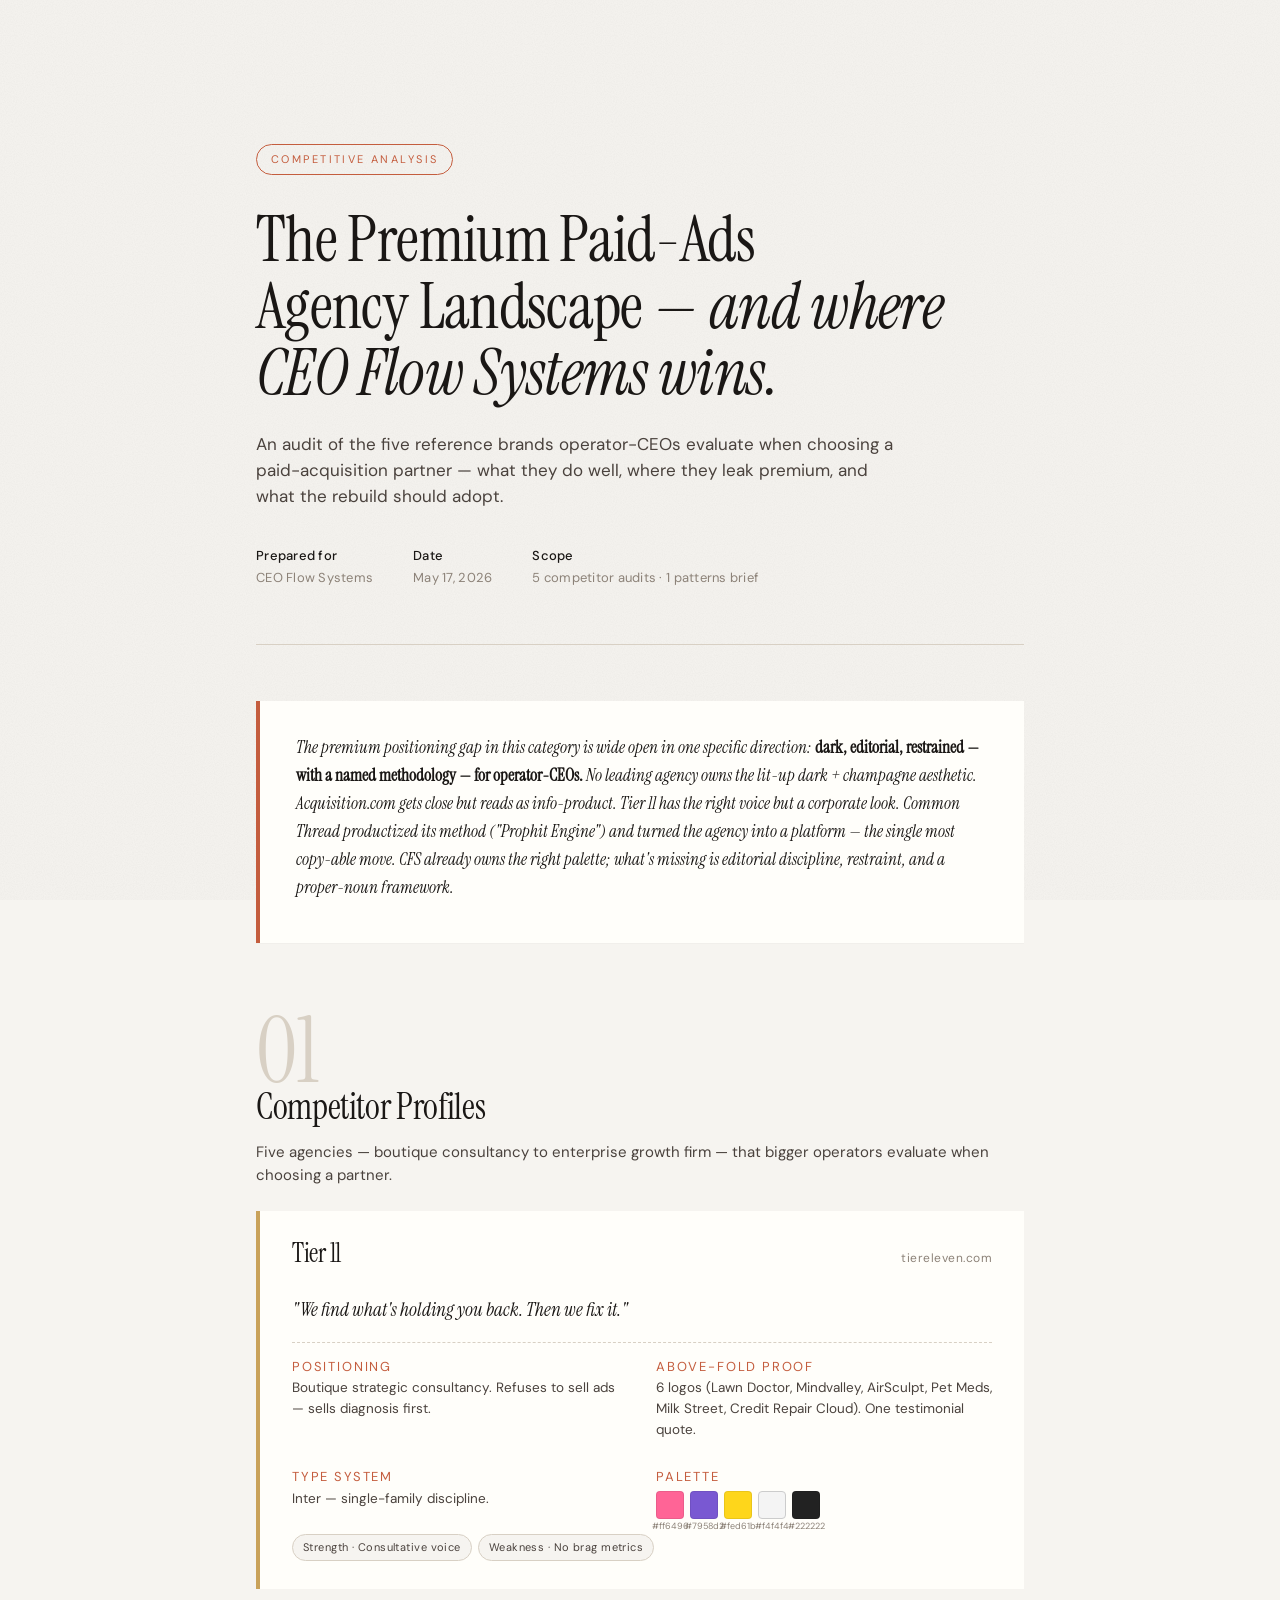
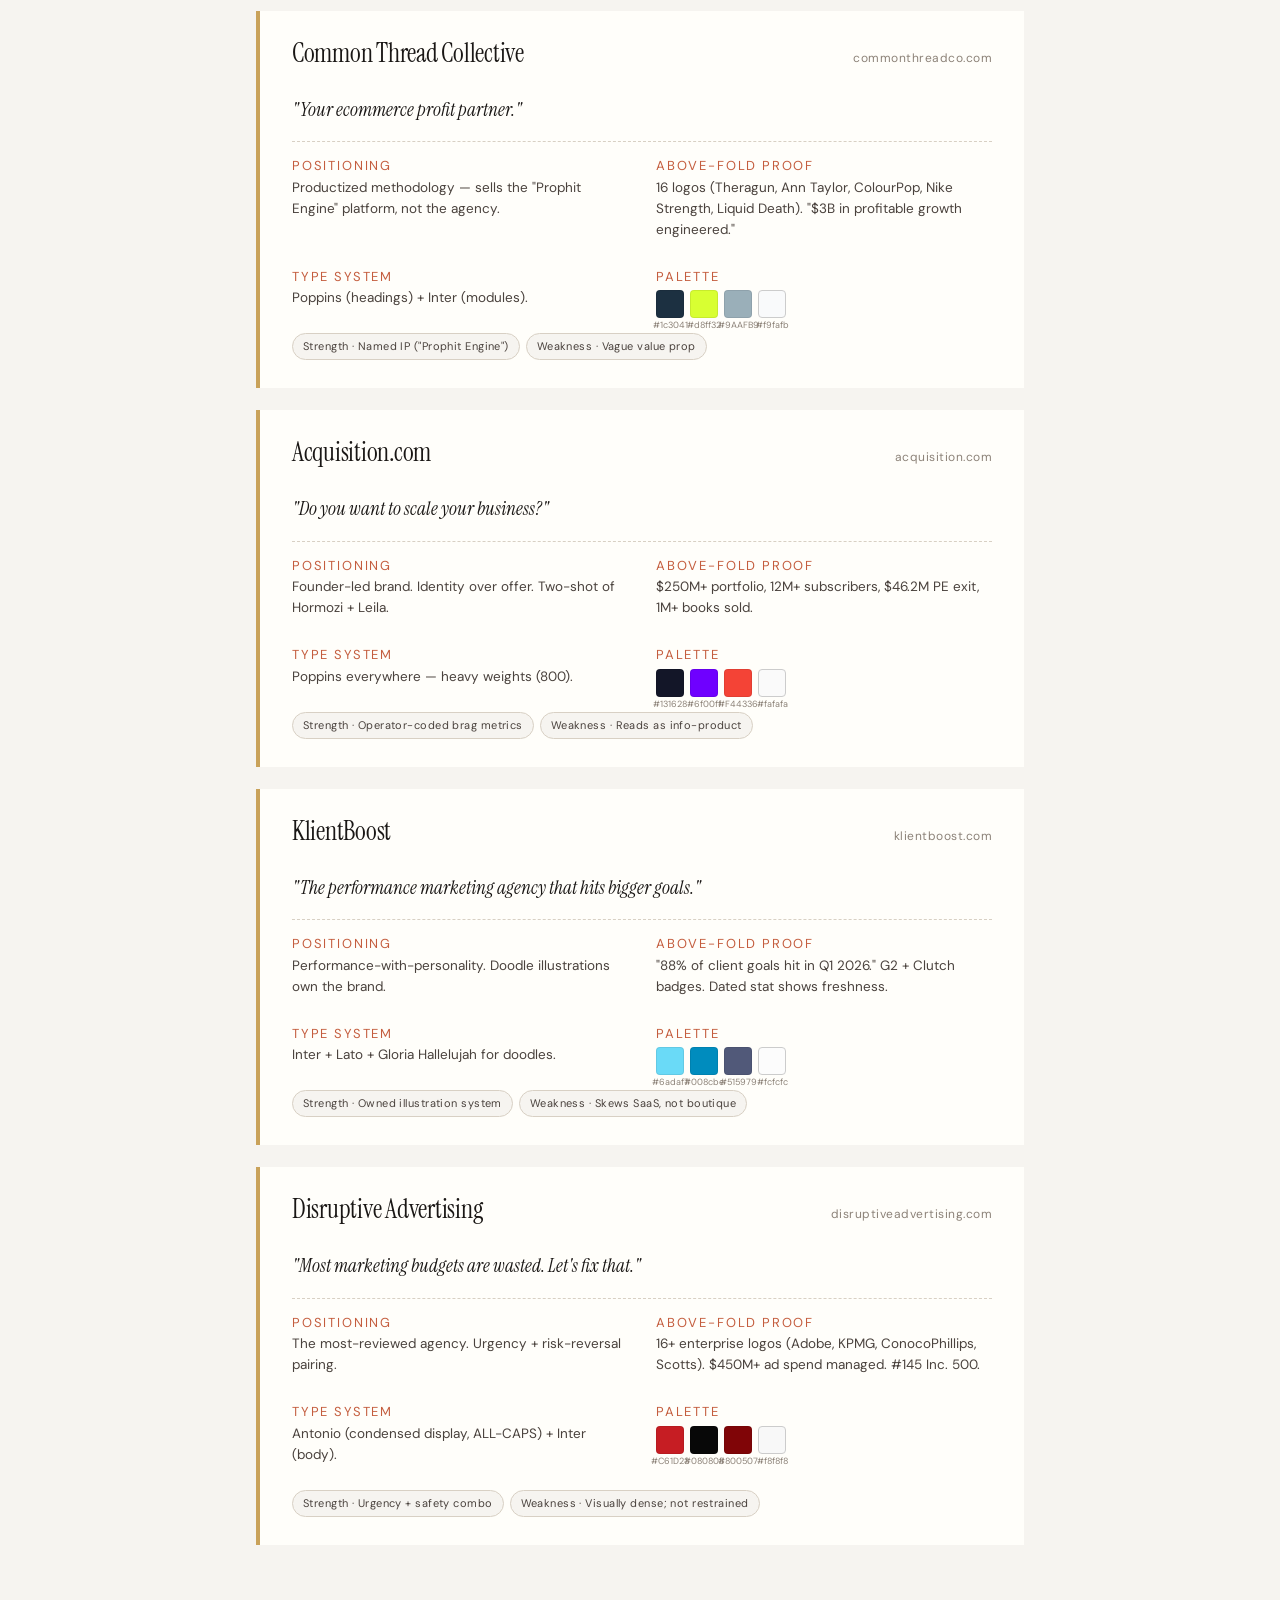
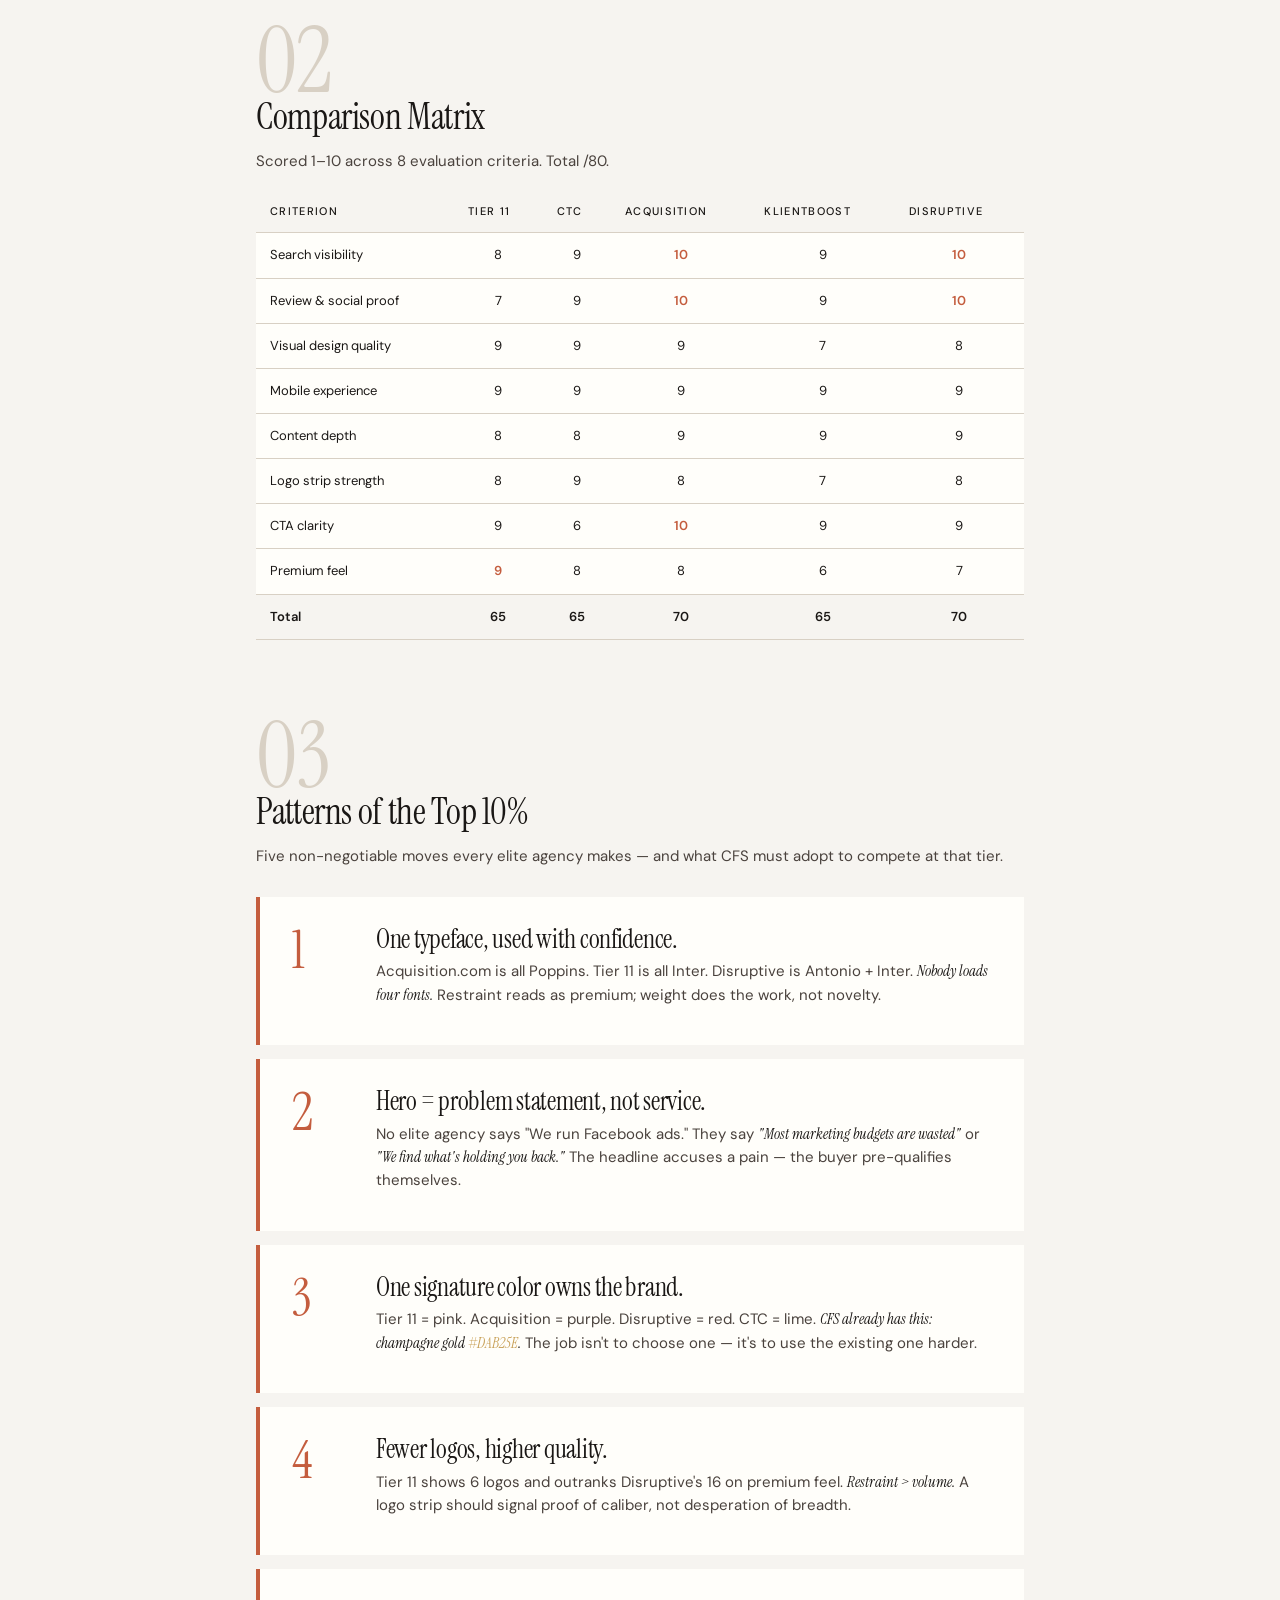
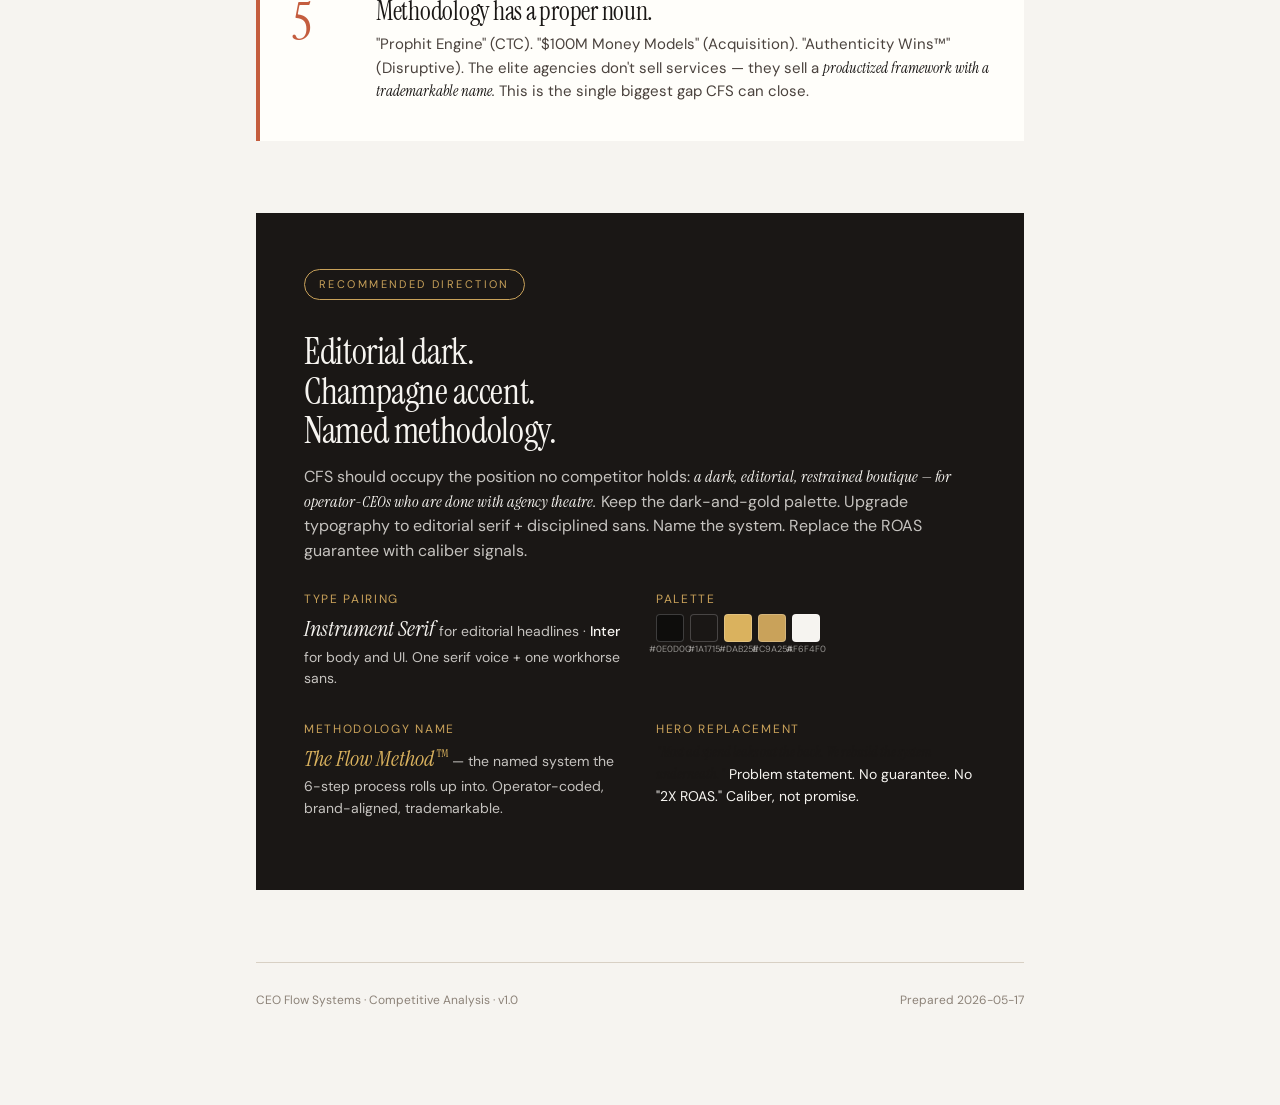
<file: competitive-analysis.html>
<!doctype html>
<html lang="en">
<head>
<meta charset="utf-8">
<meta name="viewport" content="width=device-width, initial-scale=1">
<title>Competitive Analysis — CEO Flow Systems</title>
<link rel="preconnect" href="https://fonts.googleapis.com">
<link rel="preconnect" href="https://fonts.gstatic.com" crossorigin>
<link href="https://fonts.googleapis.com/css2?family=Instrument+Serif:ital@0;1&family=DM+Sans:opsz,wght@9..40,300;9..40,400;9..40,500;9..40,600;9..40,700&display=swap" rel="stylesheet">
<style>
  :root {
    --paper: #f6f4f0;
    --paper-card: #fffefa;
    --ink: #1a1715;
    --ink-soft: #4a423d;
    --rule: #d8d0c4;
    --accent: #c45d3e;
    --gold: #c9a25a;
    --muted: #8c8278;
  }
  * { box-sizing: border-box; margin: 0; padding: 0; }
  html { -webkit-font-smoothing: antialiased; }
  body {
    font-family: "DM Sans", system-ui, sans-serif;
    background: var(--paper);
    color: var(--ink);
    line-height: 1.55;
    font-size: 15px;
    position: relative;
  }
  /* grain */
  body::before {
    content: "";
    position: fixed; inset: 0;
    background-image: url("data:image/svg+xml;utf8,<svg xmlns='http://www.w3.org/2000/svg' width='200' height='200'><filter id='n'><feTurbulence type='fractalNoise' baseFrequency='0.9' numOctaves='2' stitchTiles='stitch'/><feColorMatrix values='0 0 0 0 0 0 0 0 0 0 0 0 0 0 0 0 0 0 0.06 0'/></filter><rect width='100%25' height='100%25' filter='url(%23n)'/></svg>");
    pointer-events: none; opacity: .55; z-index: 0;
  }
  .page { max-width: 880px; margin: 0 auto; padding: 64px 56px 96px; position: relative; z-index: 1; }
  h1, h2, h3, h4 { font-family: "Instrument Serif", serif; font-weight: 400; letter-spacing: -.01em; }
  h1 { font-size: 64px; line-height: 1.04; margin-bottom: 24px; }
  h2 { font-size: 36px; line-height: 1.1; margin-bottom: 14px; }
  h3 { font-size: 26px; line-height: 1.15; margin-bottom: 8px; }
  h4 { font-size: 20px; line-height: 1.2; margin-bottom: 6px; }
  p { color: var(--ink-soft); margin-bottom: 10px; }
  em.italic-serif { font-family: "Instrument Serif", serif; font-style: italic; color: var(--ink); }

  /* COVER */
  .cover {
    padding: 80px 0 56px;
    border-bottom: 1px solid var(--rule);
    margin-bottom: 56px;
  }
  .badge {
    display: inline-block;
    font-size: 11px;
    letter-spacing: .22em;
    text-transform: uppercase;
    color: var(--accent);
    border: 1px solid var(--accent);
    padding: 6px 14px;
    border-radius: 999px;
    margin-bottom: 32px;
  }
  .cover .meta {
    margin-top: 36px;
    display: flex; gap: 40px;
    font-size: 13px; color: var(--muted);
    letter-spacing: .02em;
  }
  .cover .meta strong { color: var(--ink); display: block; font-weight: 500; margin-bottom: 2px; }

  /* EXEC SUMMARY */
  .exec {
    background: var(--paper-card);
    border-left: 4px solid var(--accent);
    padding: 32px 36px;
    margin-bottom: 64px;
    box-shadow: 0 1px 0 rgba(0,0,0,.02);
  }
  .exec p { font-size: 17px; line-height: 1.65; color: var(--ink); font-family: "Instrument Serif", serif; font-style: italic; }

  /* SECTIONS */
  section { margin-bottom: 72px; }
  .section-num {
    font-family: "Instrument Serif", serif;
    font-size: 90px;
    line-height: 1;
    color: var(--rule);
    margin-bottom: -10px;
  }

  /* COMPETITOR CARD */
  .comp {
    background: var(--paper-card);
    border-left: 4px solid var(--gold);
    padding: 28px 32px;
    margin-bottom: 22px;
    transition: box-shadow .2s, transform .2s;
  }
  .comp:hover { box-shadow: 0 8px 28px rgba(0,0,0,.06); transform: translateY(-1px); }
  .comp .row {
    display: flex; align-items: baseline; justify-content: space-between;
    gap: 24px; margin-bottom: 14px;
  }
  .comp h3 { margin-bottom: 0; }
  .comp .url { font-size: 12px; color: var(--muted); letter-spacing: .04em; }
  .comp .quote {
    font-family: "Instrument Serif", serif;
    font-style: italic;
    font-size: 19px;
    line-height: 1.4;
    color: var(--ink);
    padding: 14px 0 18px;
    border-bottom: 1px dashed var(--rule);
    margin-bottom: 16px;
  }
  .comp .grid {
    display: grid;
    grid-template-columns: 1fr 1fr;
    gap: 18px 28px;
    font-size: 13.5px;
  }
  .comp .grid h4 { font-size: 13px; letter-spacing: .14em; text-transform: uppercase; font-family: "DM Sans", sans-serif; color: var(--accent); margin-bottom: 4px; }
  .comp .grid p { font-size: 13.5px; color: var(--ink-soft); }
  .swatch-row { display: flex; gap: 6px; margin-top: 6px; flex-wrap: wrap; }
  .swatch {
    width: 28px; height: 28px;
    border-radius: 4px;
    border: 1px solid rgba(0,0,0,.08);
    position: relative;
  }
  .swatch::after {
    content: attr(data-hex);
    position: absolute;
    bottom: -16px; left: 50%; transform: translateX(-50%);
    font-size: 9px; color: var(--muted);
    white-space: nowrap;
  }
  .tags { display: flex; flex-wrap: wrap; gap: 6px; margin-top: 14px; }
  .tag {
    display: inline-block;
    background: var(--paper);
    color: var(--ink-soft);
    font-size: 11px;
    letter-spacing: .04em;
    padding: 4px 10px;
    border-radius: 999px;
    border: 1px solid var(--rule);
  }

  /* COMPARISON TABLE */
  table {
    width: 100%;
    border-collapse: collapse;
    font-size: 13px;
    background: var(--paper-card);
    margin-bottom: 18px;
  }
  th, td {
    padding: 12px 14px;
    text-align: left;
    border-bottom: 1px solid var(--rule);
  }
  th {
    background: var(--paper);
    font-weight: 500;
    color: var(--ink);
    font-size: 11px;
    letter-spacing: .12em;
    text-transform: uppercase;
  }
  td.score { text-align: center; font-variant-numeric: tabular-nums; }
  td.score.high { color: var(--accent); font-weight: 600; }
  tr.total { background: var(--paper); font-weight: 600; }

  /* PATTERNS */
  .pattern {
    background: var(--paper-card);
    padding: 28px 32px;
    margin-bottom: 14px;
    border-left: 4px solid var(--accent);
    display: grid;
    grid-template-columns: 60px 1fr;
    gap: 24px;
    align-items: start;
  }
  .pattern .n {
    font-family: "Instrument Serif", serif;
    font-size: 52px;
    line-height: 1;
    color: var(--accent);
  }
  .pattern h3 { margin-bottom: 6px; }

  /* RECOMMENDATION */
  .rec {
    background: var(--ink);
    color: var(--paper);
    padding: 56px 48px;
    margin-bottom: 32px;
  }
  .rec h2 { color: var(--paper); }
  .rec p { color: rgba(246,244,240,.78); margin-bottom: 14px; }
  .rec .badge { color: var(--gold); border-color: var(--gold); }
  .rec .pair {
    display: grid; grid-template-columns: 1fr 1fr;
    gap: 18px 32px;
    margin-top: 28px;
    font-size: 14px;
  }
  .rec .pair h4 { color: var(--gold); font-size: 12px; letter-spacing: .14em; text-transform: uppercase; font-family: "DM Sans", sans-serif; }
  .rec .pair p { color: rgba(246,244,240,.78); }
  .rec .swatch-row .swatch { border-color: rgba(255,255,255,.2); }
  .rec .swatch::after { color: rgba(246,244,240,.55); }

  /* FOOTER */
  footer {
    border-top: 1px solid var(--rule);
    padding-top: 28px;
    margin-top: 64px;
    font-size: 12px;
    color: var(--muted);
    display: flex; justify-content: space-between;
  }

  /* PRINT */
  @media print {
    body::before { display: none; }
    body { background: white; font-size: 11pt; }
    .page { max-width: none; padding: 24mm 20mm; }
    section { page-break-inside: avoid; }
    .comp, .pattern { page-break-inside: avoid; }
    h1 { font-size: 48pt; }
    h2 { font-size: 22pt; }
    h3 { font-size: 16pt; }
    .rec { background: #1a1715 !important; -webkit-print-color-adjust: exact; print-color-adjust: exact; }
    .comp { box-shadow: none; }
  }

  @media (max-width: 640px) {
    .page { padding: 32px 20px 56px; }
    h1 { font-size: 42px; }
    h2 { font-size: 28px; }
    .comp .grid { grid-template-columns: 1fr; }
    .pattern { grid-template-columns: 1fr; gap: 8px; }
    .rec { padding: 36px 24px; }
    .rec .pair { grid-template-columns: 1fr; }
    .cover .meta { flex-direction: column; gap: 16px; }
  }
</style>
</head>
<body>
<div class="page">

  <!-- COVER -->
  <header class="cover">
    <span class="badge">Competitive Analysis</span>
    <h1>The Premium Paid-Ads<br>Agency Landscape <em class="italic-serif">— and where CEO Flow Systems wins.</em></h1>
    <p style="font-size:17px; max-width: 640px;">An audit of the five reference brands operator-CEOs evaluate when choosing a paid-acquisition partner — what they do well, where they leak premium, and what the rebuild should adopt.</p>
    <div class="meta">
      <div><strong>Prepared for</strong>CEO Flow Systems</div>
      <div><strong>Date</strong>May 17, 2026</div>
      <div><strong>Scope</strong>5 competitor audits · 1 patterns brief</div>
    </div>
  </header>

  <!-- EXECUTIVE SUMMARY -->
  <div class="exec">
    <p>The premium positioning gap in this category is wide open in one specific direction: <strong style="font-style:normal;">dark, editorial, restrained — with a named methodology — for operator-CEOs.</strong> No leading agency owns the lit-up dark + champagne aesthetic. Acquisition.com gets close but reads as info-product. Tier 11 has the right voice but a corporate look. Common Thread productized its method ("Prophit Engine") and turned the agency into a platform — the single most copy-able move. CFS already owns the right palette; what's missing is editorial discipline, restraint, and a proper-noun framework.</p>
  </div>

  <!-- COMPETITOR PROFILES -->
  <section>
    <div class="section-num">01</div>
    <h2>Competitor Profiles</h2>
    <p style="margin-bottom: 24px; font-size: 15px;">Five agencies — boutique consultancy to enterprise growth firm — that bigger operators evaluate when choosing a partner.</p>

    <article class="comp">
      <div class="row"><h3>Tier 11</h3><span class="url">tiereleven.com</span></div>
      <p class="quote">"We find what's holding you back. Then we fix it."</p>
      <div class="grid">
        <div><h4>Positioning</h4><p>Boutique strategic consultancy. Refuses to sell ads — sells diagnosis first.</p></div>
        <div><h4>Above-fold proof</h4><p>6 logos (Lawn Doctor, Mindvalley, AirSculpt, Pet Meds, Milk Street, Credit Repair Cloud). One testimonial quote.</p></div>
        <div><h4>Type system</h4><p>Inter — single-family discipline.</p></div>
        <div><h4>Palette</h4>
          <div class="swatch-row">
            <span class="swatch" style="background:#ff6496" data-hex="#ff6496"></span>
            <span class="swatch" style="background:#7958d2" data-hex="#7958d2"></span>
            <span class="swatch" style="background:#fed61b" data-hex="#fed61b"></span>
            <span class="swatch" style="background:#f4f4f4; border-color:#ccc" data-hex="#f4f4f4"></span>
            <span class="swatch" style="background:#222222" data-hex="#222222"></span>
          </div>
        </div>
      </div>
      <div class="tags"><span class="tag">Strength · Consultative voice</span><span class="tag">Weakness · No brag metrics</span></div>
    </article>

    <article class="comp">
      <div class="row"><h3>Common Thread Collective</h3><span class="url">commonthreadco.com</span></div>
      <p class="quote">"Your ecommerce profit partner."</p>
      <div class="grid">
        <div><h4>Positioning</h4><p>Productized methodology — sells the "Prophit Engine" platform, not the agency.</p></div>
        <div><h4>Above-fold proof</h4><p>16 logos (Theragun, Ann Taylor, ColourPop, Nike Strength, Liquid Death). "$3B in profitable growth engineered."</p></div>
        <div><h4>Type system</h4><p>Poppins (headings) + Inter (modules).</p></div>
        <div><h4>Palette</h4>
          <div class="swatch-row">
            <span class="swatch" style="background:#1c3041" data-hex="#1c3041"></span>
            <span class="swatch" style="background:#d8ff32" data-hex="#d8ff32"></span>
            <span class="swatch" style="background:#9AAFB9" data-hex="#9AAFB9"></span>
            <span class="swatch" style="background:#f9fafb; border-color:#ccc" data-hex="#f9fafb"></span>
          </div>
        </div>
      </div>
      <div class="tags"><span class="tag">Strength · Named IP ("Prophit Engine")</span><span class="tag">Weakness · Vague value prop</span></div>
    </article>

    <article class="comp">
      <div class="row"><h3>Acquisition.com</h3><span class="url">acquisition.com</span></div>
      <p class="quote">"Do you want to scale your business?"</p>
      <div class="grid">
        <div><h4>Positioning</h4><p>Founder-led brand. Identity over offer. Two-shot of Hormozi + Leila.</p></div>
        <div><h4>Above-fold proof</h4><p>$250M+ portfolio, 12M+ subscribers, $46.2M PE exit, 1M+ books sold.</p></div>
        <div><h4>Type system</h4><p>Poppins everywhere — heavy weights (800).</p></div>
        <div><h4>Palette</h4>
          <div class="swatch-row">
            <span class="swatch" style="background:#131628" data-hex="#131628"></span>
            <span class="swatch" style="background:#6f00ff" data-hex="#6f00ff"></span>
            <span class="swatch" style="background:#F44336" data-hex="#F44336"></span>
            <span class="swatch" style="background:#fafafa; border-color:#ccc" data-hex="#fafafa"></span>
          </div>
        </div>
      </div>
      <div class="tags"><span class="tag">Strength · Operator-coded brag metrics</span><span class="tag">Weakness · Reads as info-product</span></div>
    </article>

    <article class="comp">
      <div class="row"><h3>KlientBoost</h3><span class="url">klientboost.com</span></div>
      <p class="quote">"The performance marketing agency that hits bigger goals."</p>
      <div class="grid">
        <div><h4>Positioning</h4><p>Performance-with-personality. Doodle illustrations own the brand.</p></div>
        <div><h4>Above-fold proof</h4><p>"88% of client goals hit in Q1 2026." G2 + Clutch badges. Dated stat shows freshness.</p></div>
        <div><h4>Type system</h4><p>Inter + Lato + Gloria Hallelujah for doodles.</p></div>
        <div><h4>Palette</h4>
          <div class="swatch-row">
            <span class="swatch" style="background:#6adaf7" data-hex="#6adaf7"></span>
            <span class="swatch" style="background:#008cbe" data-hex="#008cbe"></span>
            <span class="swatch" style="background:#515979" data-hex="#515979"></span>
            <span class="swatch" style="background:#fcfcfc; border-color:#ccc" data-hex="#fcfcfc"></span>
          </div>
        </div>
      </div>
      <div class="tags"><span class="tag">Strength · Owned illustration system</span><span class="tag">Weakness · Skews SaaS, not boutique</span></div>
    </article>

    <article class="comp">
      <div class="row"><h3>Disruptive Advertising</h3><span class="url">disruptiveadvertising.com</span></div>
      <p class="quote">"Most marketing budgets are wasted. Let's fix that."</p>
      <div class="grid">
        <div><h4>Positioning</h4><p>The most-reviewed agency. Urgency + risk-reversal pairing.</p></div>
        <div><h4>Above-fold proof</h4><p>16+ enterprise logos (Adobe, KPMG, ConocoPhillips, Scotts). $450M+ ad spend managed. #145 Inc. 500.</p></div>
        <div><h4>Type system</h4><p>Antonio (condensed display, ALL-CAPS) + Inter (body).</p></div>
        <div><h4>Palette</h4>
          <div class="swatch-row">
            <span class="swatch" style="background:#C61D23" data-hex="#C61D23"></span>
            <span class="swatch" style="background:#080808" data-hex="#080808"></span>
            <span class="swatch" style="background:#800507" data-hex="#800507"></span>
            <span class="swatch" style="background:#f8f8f8; border-color:#ccc" data-hex="#f8f8f8"></span>
          </div>
        </div>
      </div>
      <div class="tags"><span class="tag">Strength · Urgency + safety combo</span><span class="tag">Weakness · Visually dense; not restrained</span></div>
    </article>
  </section>

  <!-- COMPARISON TABLE -->
  <section>
    <div class="section-num">02</div>
    <h2>Comparison Matrix</h2>
    <p style="margin-bottom: 18px;">Scored 1–10 across 8 evaluation criteria. Total /80.</p>
    <table>
      <thead>
        <tr><th>Criterion</th><th>Tier 11</th><th>CTC</th><th>Acquisition</th><th>KlientBoost</th><th>Disruptive</th></tr>
      </thead>
      <tbody>
        <tr><td>Search visibility</td><td class="score">8</td><td class="score">9</td><td class="score high">10</td><td class="score">9</td><td class="score high">10</td></tr>
        <tr><td>Review &amp; social proof</td><td class="score">7</td><td class="score">9</td><td class="score high">10</td><td class="score">9</td><td class="score high">10</td></tr>
        <tr><td>Visual design quality</td><td class="score">9</td><td class="score">9</td><td class="score">9</td><td class="score">7</td><td class="score">8</td></tr>
        <tr><td>Mobile experience</td><td class="score">9</td><td class="score">9</td><td class="score">9</td><td class="score">9</td><td class="score">9</td></tr>
        <tr><td>Content depth</td><td class="score">8</td><td class="score">8</td><td class="score">9</td><td class="score">9</td><td class="score">9</td></tr>
        <tr><td>Logo strip strength</td><td class="score">8</td><td class="score">9</td><td class="score">8</td><td class="score">7</td><td class="score">8</td></tr>
        <tr><td>CTA clarity</td><td class="score">9</td><td class="score">6</td><td class="score high">10</td><td class="score">9</td><td class="score">9</td></tr>
        <tr><td>Premium feel</td><td class="score high">9</td><td class="score">8</td><td class="score">8</td><td class="score">6</td><td class="score">7</td></tr>
        <tr class="total"><td>Total</td><td class="score">65</td><td class="score">65</td><td class="score">70</td><td class="score">65</td><td class="score">70</td></tr>
      </tbody>
    </table>
  </section>

  <!-- PATTERNS -->
  <section>
    <div class="section-num">03</div>
    <h2>Patterns of the Top 10%</h2>
    <p style="margin-bottom: 28px;">Five non-negotiable moves every elite agency makes — and what CFS must adopt to compete at that tier.</p>

    <div class="pattern">
      <div class="n">1</div>
      <div>
        <h3>One typeface, used with confidence.</h3>
        <p>Acquisition.com is all Poppins. Tier 11 is all Inter. Disruptive is Antonio + Inter. <em class="italic-serif">Nobody loads four fonts.</em> Restraint reads as premium; weight does the work, not novelty.</p>
      </div>
    </div>

    <div class="pattern">
      <div class="n">2</div>
      <div>
        <h3>Hero = problem statement, not service.</h3>
        <p>No elite agency says "We run Facebook ads." They say <em class="italic-serif">"Most marketing budgets are wasted"</em> or <em class="italic-serif">"We find what's holding you back."</em> The headline accuses a pain — the buyer pre-qualifies themselves.</p>
      </div>
    </div>

    <div class="pattern">
      <div class="n">3</div>
      <div>
        <h3>One signature color owns the brand.</h3>
        <p>Tier 11 = pink. Acquisition = purple. Disruptive = red. CTC = lime. <em class="italic-serif">CFS already has this: champagne gold <span style="color:#c9a25a;">#DAB25E</span>.</em> The job isn't to choose one — it's to use the existing one harder.</p>
      </div>
    </div>

    <div class="pattern">
      <div class="n">4</div>
      <div>
        <h3>Fewer logos, higher quality.</h3>
        <p>Tier 11 shows 6 logos and outranks Disruptive's 16 on premium feel. <em class="italic-serif">Restraint > volume.</em> A logo strip should signal proof of caliber, not desperation of breadth.</p>
      </div>
    </div>

    <div class="pattern">
      <div class="n">5</div>
      <div>
        <h3>Methodology has a proper noun.</h3>
        <p>"Prophit Engine" (CTC). "$100M Money Models" (Acquisition). "Authenticity Wins™" (Disruptive). The elite agencies don't sell services — they sell a <em class="italic-serif">productized framework with a trademarkable name.</em> This is the single biggest gap CFS can close.</p>
      </div>
    </div>
  </section>

  <!-- RECOMMENDATION -->
  <section>
    <div class="rec">
      <span class="badge">Recommended Direction</span>
      <h2>Editorial dark.<br>Champagne accent.<br>Named methodology.</h2>
      <p style="font-size: 16px;">CFS should occupy the position no competitor holds: <em class="italic-serif" style="color:#f6f4f0;">a dark, editorial, restrained boutique — for operator-CEOs who are done with agency theatre.</em> Keep the dark-and-gold palette. Upgrade typography to editorial serif + disciplined sans. Name the system. Replace the ROAS guarantee with caliber signals.</p>

      <div class="pair">
        <div>
          <h4>Type pairing</h4>
          <p><em class="italic-serif" style="color:#f6f4f0; font-size: 22px;">Instrument Serif</em> for editorial headlines · <strong style="color:#f6f4f0; font-weight:500;">Inter</strong> for body and UI. One serif voice + one workhorse sans.</p>
        </div>
        <div>
          <h4>Palette</h4>
          <div class="swatch-row" style="margin-top:8px;">
            <span class="swatch" style="background:#0e0d0c" data-hex="#0E0D0C"></span>
            <span class="swatch" style="background:#1a1715" data-hex="#1A1715"></span>
            <span class="swatch" style="background:#DAB25E" data-hex="#DAB25E"></span>
            <span class="swatch" style="background:#c9a25a" data-hex="#C9A25A"></span>
            <span class="swatch" style="background:#f6f4f0" data-hex="#F6F4F0"></span>
          </div>
        </div>
        <div>
          <h4>Methodology name</h4>
          <p><em class="italic-serif" style="color:#DAB25E; font-size: 22px;">The Flow Method™</em> — the named system the 6-step process rolls up into. Operator-coded, brand-aligned, trademarkable.</p>
        </div>
        <div>
          <h4>Hero replacement</h4>
          <p style="color:#f6f4f0;"><em class="italic-serif">"Most ad spend leaks out the back. We rebuild the system underneath."</em> Problem statement. No guarantee. No "2X ROAS." Caliber, not promise.</p>
        </div>
      </div>
    </div>
  </section>

  <footer>
    <span>CEO Flow Systems · Competitive Analysis · v1.0</span>
    <span>Prepared 2026-05-17</span>
  </footer>
</div>
</body>
</html>
</file>
